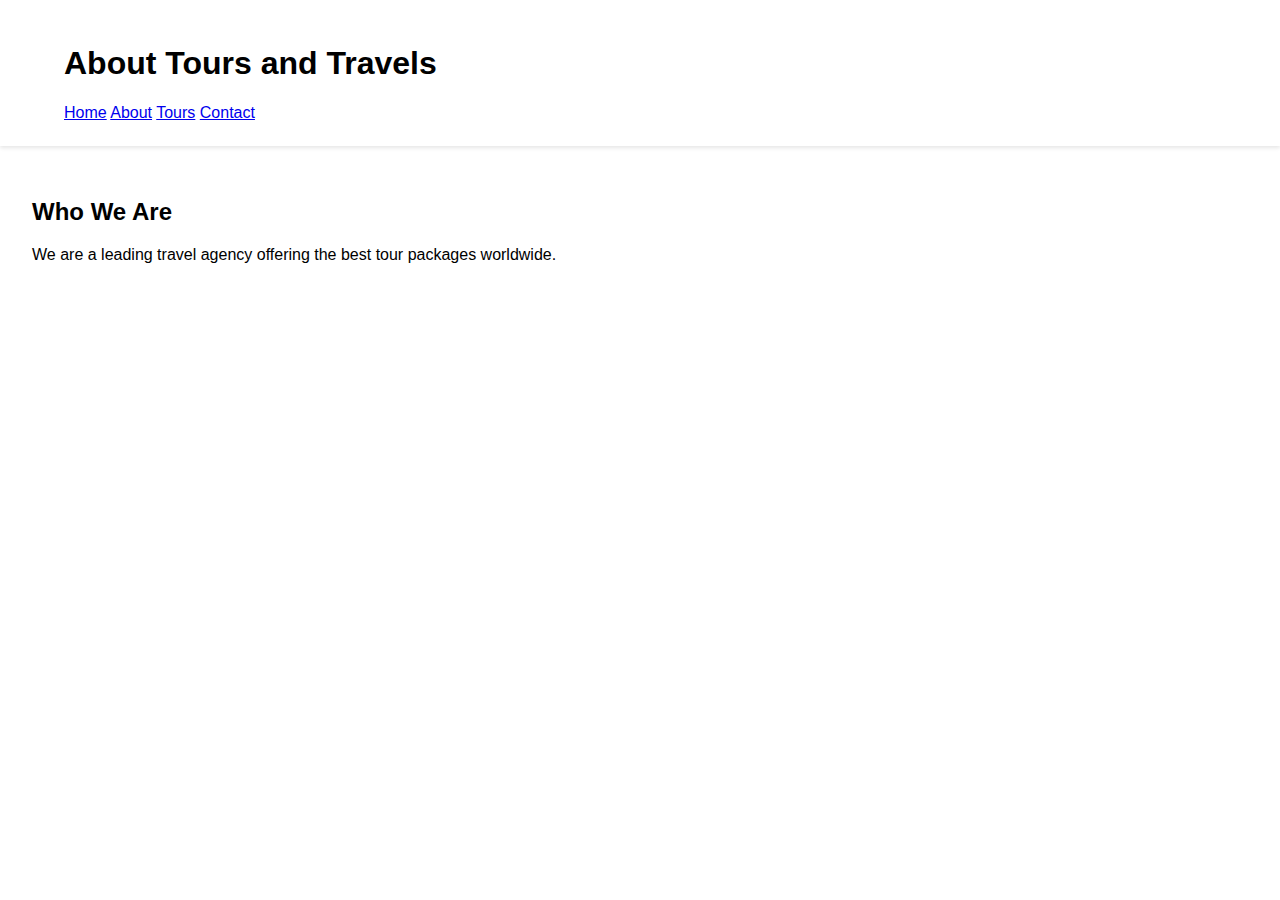
<file: about.html>
<!DOCTYPE html>
<html lang="en">
<head>
    <meta charset="UTF-8">
    <meta name="viewport" content="width=device-width, initial-scale=1.0">
    <title>About Us - Tours and Travels</title>
    <link rel="stylesheet" href="assets/css/style.css">
</head>
<body>
    <header>
        <h1>About Tours and Travels</h1>
        <nav>
            <a href="index.html">Home</a>
            <a href="about.html">About</a>
            <a href="tours.html">Tours</a>
            <a href="contact.html">Contact</a>
        </nav>
    </header>
    <main>
        <h2>Who We Are</h2>
        <p>We are a leading travel agency offering the best tour packages worldwide.</p>
    </main>
    <script src="assets/js/main.js"></script>
</body>
</html>
</file>
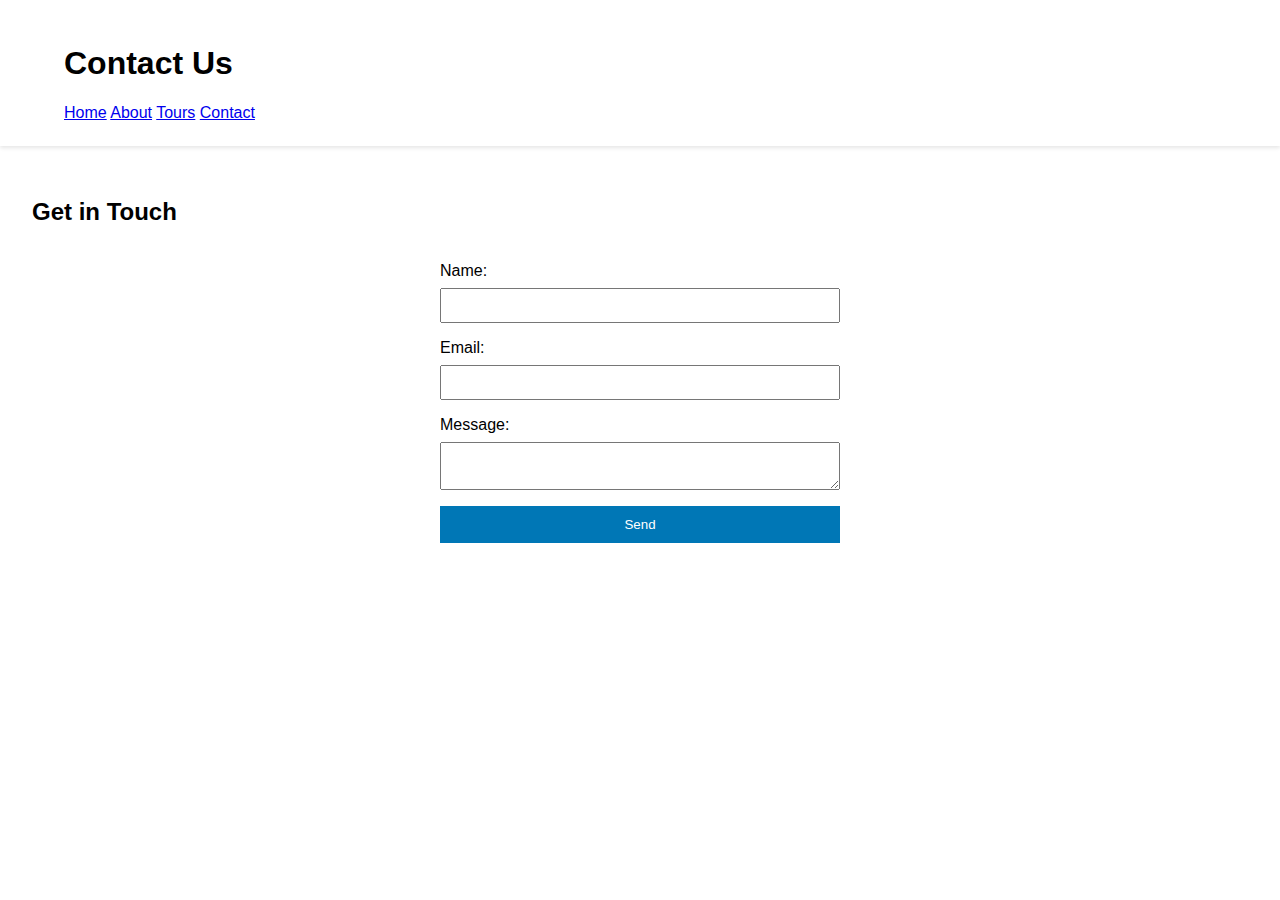
<file: contact.html>
<!DOCTYPE html>
<html lang="en">
<head>
    <meta charset="UTF-8">
    <meta name="viewport" content="width=device-width, initial-scale=1.0">
    <title>Contact Us - Tours and Travels</title>
    <link rel="stylesheet" href="assets/css/style.css">
</head>
<body>
    <header>
        <h1>Contact Us</h1>
        <nav>
            <a href="index.html">Home</a>
            <a href="about.html">About</a>
            <a href="tours.html">Tours</a>
            <a href="contact.html">Contact</a>
        </nav>
    </header>
    <main>
        <h2>Get in Touch</h2>
        <form>
            <label for="name">Name:</label>
            <input type="text" id="name" name="name" required>
            <label for="email">Email:</label>
            <input type="email" id="email" name="email" required>
            <label for="message">Message:</label>
            <textarea id="message" name="message" required></textarea>
            <button type="submit">Send</button>
        </form>
    </main>
    <script src="assets/js/main.js"></script>
</body>
</html>
</file>
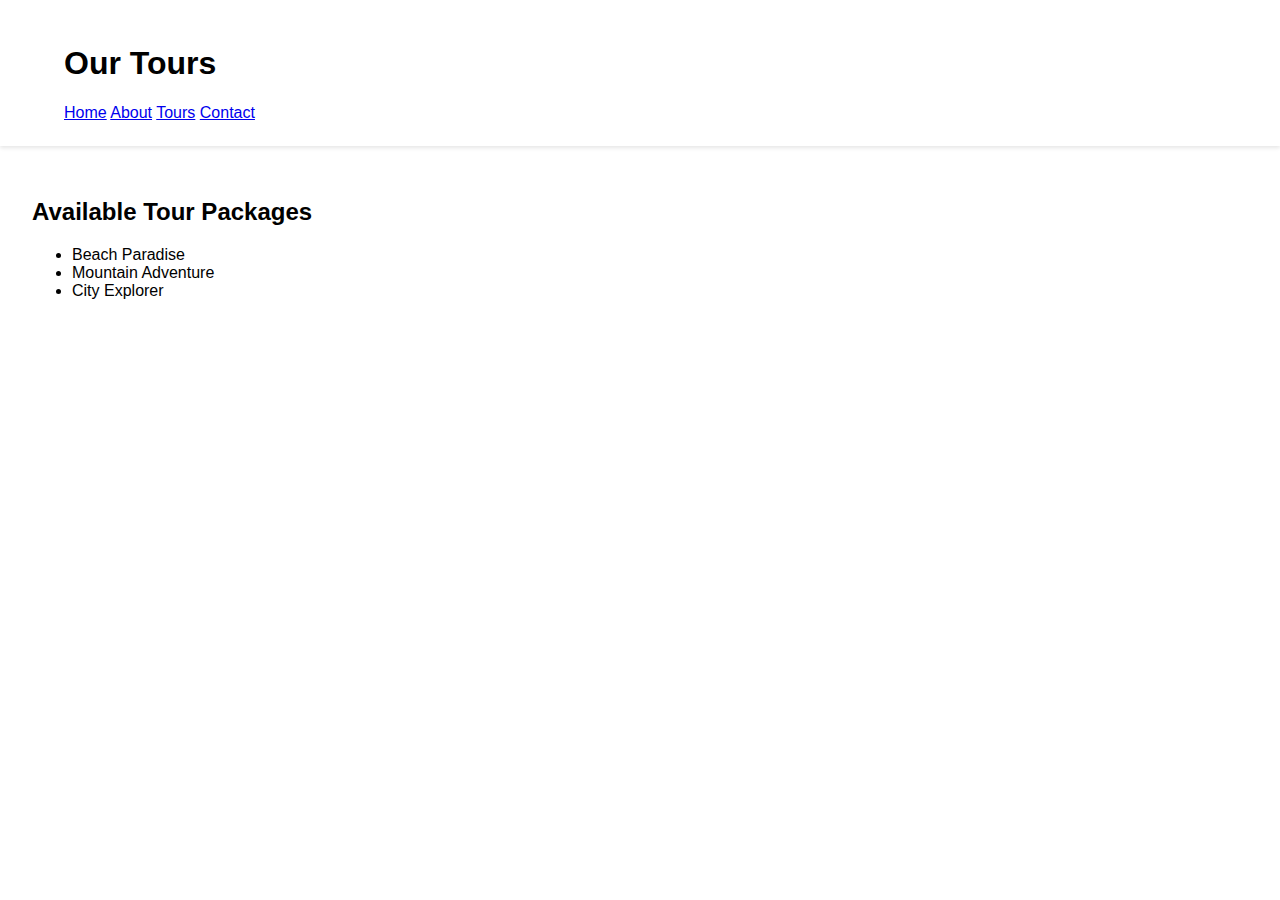
<file: tours.html>
<!DOCTYPE html>
<html lang="en">
<head>
    <meta charset="UTF-8">
    <meta name="viewport" content="width=device-width, initial-scale=1.0">
    <title>Tours - Tours and Travels</title>
    <link rel="stylesheet" href="assets/css/style.css">
</head>
<body>
    <header>
        <h1>Our Tours</h1>
        <nav>
            <a href="index.html">Home</a>
            <a href="about.html">About</a>
            <a href="tours.html">Tours</a>
            <a href="contact.html">Contact</a>
        </nav>
    </header>
    <main>
        <h2>Available Tour Packages</h2>
        <ul>
            <li>Beach Paradise</li>
            <li>Mountain Adventure</li>
            <li>City Explorer</li>
        </ul>
    </main>
    <script src="assets/js/main.js"></script>
</body>
</html>
</file>
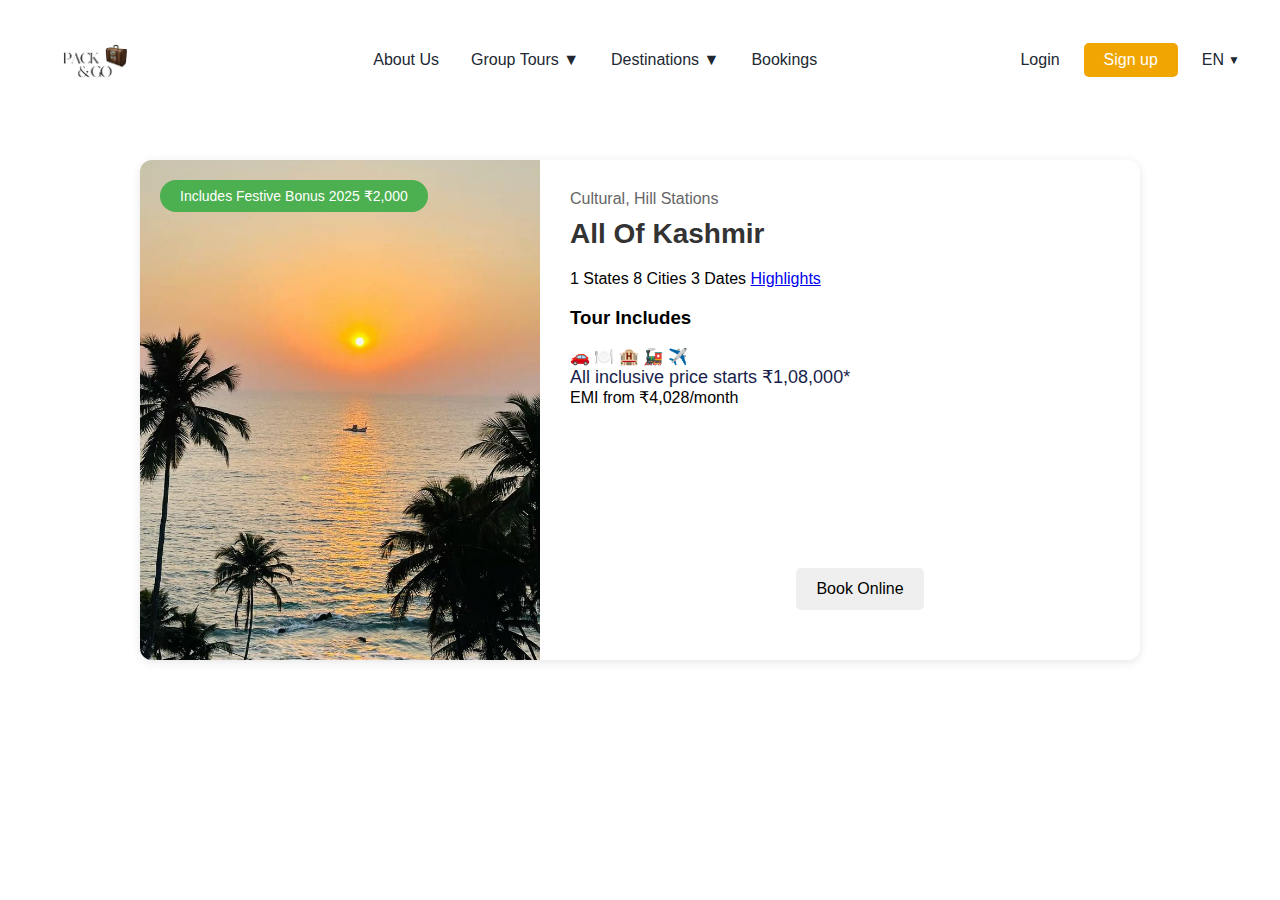
<file: Destinations/goa.html>
<!DOCTYPE html>
<html lang="en">

<head>
    <meta charset="UTF-8">
    <meta name="viewport" content="width=device-width, initial-scale=1.0">
    <title>Mumbai</title>
    <link rel="stylesheet" href="../assets/css/style.css">
</head>

<body>
    <nav class="navbar">
        <div class="logo">
            <img src="/logo.jpg" alt="Pack&Go Logo">
        </div>
        <div class="nav-links">
            <a href="#abus">About Us</a>
            <div class="dropdown">
                <a href="#grouptours" class="dropdown-trigger">Group Tours ▼</a>
                <div class="dropdown-menu">
                    <a href="#Family Tours">Family Tours</a>
                    <a href="#Friends Group tours">Friends Group Tours</a>
                            <a href="Office Tours">Office Tours</a>
                            <a href="Student Tours">Student Tours</a>
                       
                </div>
            </div>
            <!-- This is for the Group Tour secytion in that we have added various Cities name -->
            <div class="dropdown">
                <a href="#destinations" class="dropdown-trigger">Destinations ▼</a>
                <div class="dropdown-menu">
                    <a href="/Destinations/goa.html">Goa</a>
                        <a href="/Destinations/hyderabad.html">hyderabad</a>
                        <a href="/Destinations/.html">kedarnath</a>
                        <a href="/Destinations/leh.html">leh</a>
                        <a href="/Destinations/jaipur.html">Jaipur</a>
                        <a href="/Destinations/manali.html">Manali</a>
                </div>
            </div>
            <a href="#abus">Bookings</a>
        </div>
        <div class="nav-buttons">
            <a href="#login" class="login-btn">Login</a>
            <a href="#signup" class="signup-btn">Sign up</a>
            <div class="language-selector">
                <span>EN</span>
                <span class="dropdown-arrow">▼</span>
            </div>
        </div>
    </nav>

    <div class="tour-package-card">
        <div class="bonus-tag">Includes Festive Bonus 2025 ₹2,000</div>
        <div class="card-layout">
            <div class="card-image">
                <img src="../assets/images/goa.jpg" alt="Kashmir Tour" class="tour-image">
            </div>
            <div class="card-content">
                <div class="tour-details">
                    <div class="tour-type">Cultural, Hill Stations</div>
                    <h2 class="tour-title">All Of Kashmir</h2>

                    <div class="tour-meta">
                        <span>1 States</span>
                        <span>8 Cities</span>
                        <span>3 Dates</span>
                        <a href="#highlights" class="highlights-link">Highlights</a>
                    </div>

                    <div class="tour-includes">
                        <h3>Tour Includes</h3>
                        <div class="includes-icons">
                            <span class="icon">🚗</span>
                            <span class="icon">🍽️</span>
                            <span class="icon">🏨</span>
                            <span class="icon">🚂</span>
                            <span class="icon">✈️</span>
                        </div>
                    </div>

                    <div class="price-section">
                        <div class="price">
                            <span class="price-label">All inclusive price starts</span>
                            <span class="price-amount">₹1,08,000*</span>
                        </div>
                        <div class="emi">
                            <span class="emi-label">EMI from</span>
                            <span class="emi-amount">₹4,028/month</span>
                        </div>
                    </div>
                </div>

                <div class="card-bottom">
                    <div class="card-actions">
                        <button class="book-online">Book Online</button>
                    </div>
                </div>
            </div>
        </div>
    </div>

    <div id="bookingModal" class="modal">
    <div class="modal-content">
        <span class="close">&times;</span>
        <div class="modal-header">
            <h2>Be part of our growing family of</h2>
            <h3 class="highlight">1000000+ happy guests!</h3>
            <p>Discover the best travel deals, new tour launches, fresh travel inspiration, and a whole lot more—just for you</p>
        </div>
        <form id="bookingForm">
            <div class="form-group">
                <input type="text" id="firstName" placeholder="FirstName *" required>
            </div>
            <div class="form-group">
                <input type="tel" id="phone" placeholder="Phone Number *" required>
            </div>
            <div class="form-group">
                <input type="email" id="email" placeholder="Email" required>
            </div>
            <button type="submit" class="submit-btn">Submit</button>
        </form>
        <div class="modal-footer">
            <p>41+ Yrs Experiences | 400+ Travel Experts | 3000+ Destinations</p>
        </div>
    </div>
</div>

    <script src="../assets/js/main.js"></script>
</body>

</html>
</file>
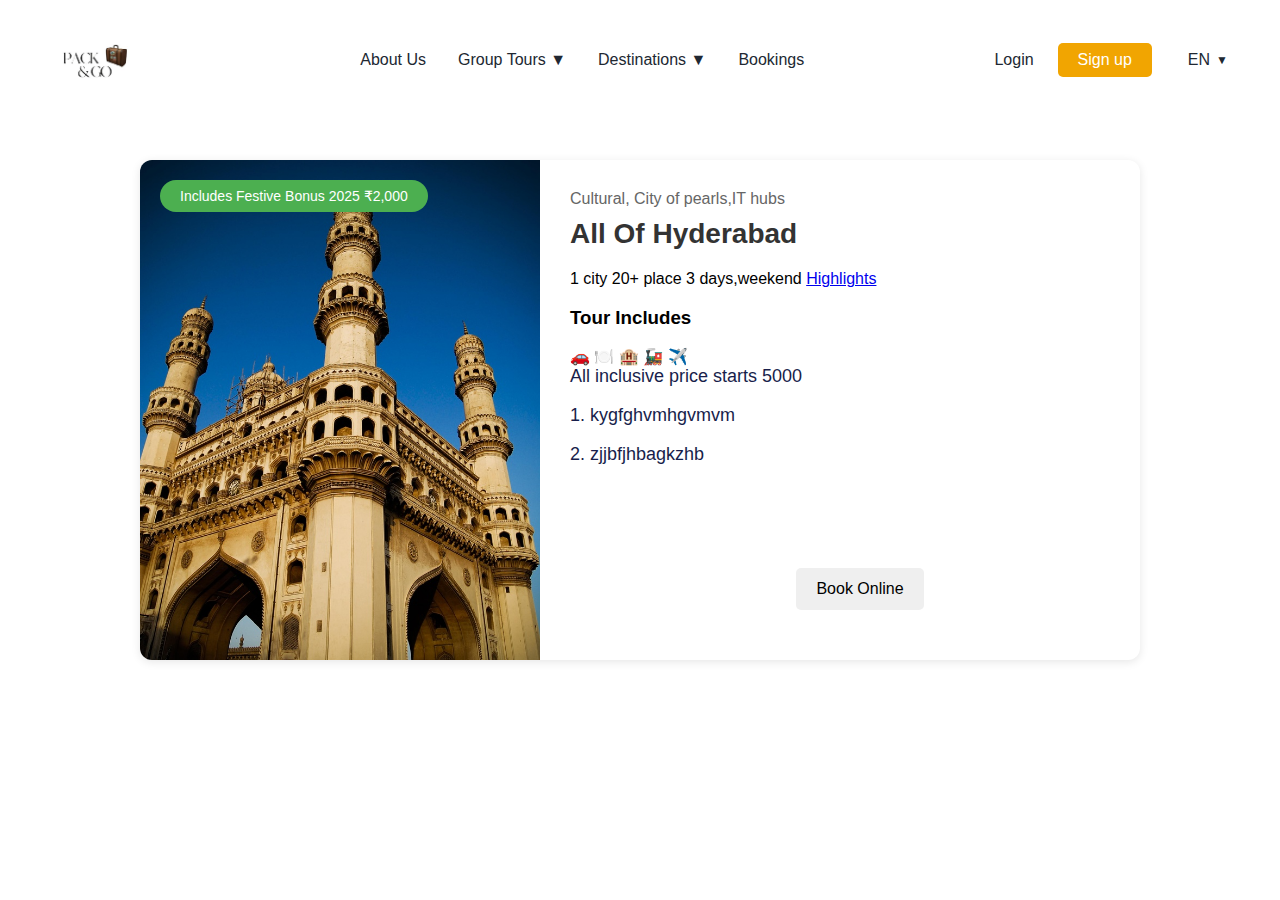
<file: Destinations/hyderabad.html>
<!DOCTYPE html>
<html lang="en">

<head>
    <meta charset="UTF-8">
    <meta name="viewport" content="width=device-width, initial-scale=1.0">
    <title>Mumbai</title>
    <link rel="stylesheet" href="../assets/css/style.css">
    <link rel="stylesheet" href="../assets/css/language-selector.css">
</head>

<body>
    <nav class="navbar">
        <div class="logo">
            <img src="/logo.jpg" alt="Pack&Go Logo">
        </div>
        <div class="nav-links">
            <a href="#abus">About Us</a>
            <div class="dropdown">
                <a href="#grouptours" class="dropdown-trigger">Group Tours ▼</a>
                <div class="dropdown-menu">
                    <a href="#Family Tours">Family Tours</a>
                    <a href="#Friends Group tours">Friends Group Tours</a>
                            <a href="Office Tours">Office Tours</a>
                            <a href="Student Tours">Student Tours</a>
                        
                </div>
            </div>
            <!-- This is for the Group Tour secytion in that we have added various Cities name -->
            <div class="dropdown">
                <a href="#destinations" class="dropdown-trigger">Destinations ▼</a>
                <div class="dropdown-menu">
                    <a href="/Destinations/goa.html">Goa</a>
                        <a href="/Destinations/delhi.html">hyderabad</a>
                        <a href="/Destinations/.html">kedarnath</a>
                        <a href="/Destinations/leh.html">leh</a>
                         <a href="/Destinations/jaipur.html">Jaipur</a>
                        <a href="/Destinations/manali.html">Manali</a>
                </div>
            </div>
            <a href="#abus">Bookings</a>
        </div>
        <div class="nav-buttons">
            <a href="#login" class="login-btn">Login</a>
            <a href="#signup" class="signup-btn">Sign up</a>
            <div class="language-selector">
                <div class="current-lang">
                    <span class="lang-text">EN</span>
                    <span class="dropdown-arrow">▼</span>
                </div>
                <div class="language-dropdown">
                    <a href="#" class="lang-option" data-lang="en">English</a>
                    <a href="#" class="lang-option" data-lang="hi">हिंदी</a>
                    <a href="#" class="lang-option" data-lang="mr">मराठी</a>
                    <a href="#" class="lang-option" data-lang="te">తెలుగు</a>
                    <a href="#" class="lang-option" data-lang="ta">தமிழ்</a>
                    <a href="#" class="lang-option" data-lang="kn">ಕನ್ನಡ</a>
                </div>
            </div>
        </div>
    </nav>

    <div class="tour-package-card">
        <div class="bonus-tag">Includes Festive Bonus 2025 ₹2,000</div>
        <div class="card-layout">
            <div class="card-image">
                <img src="../assets/images/hyderabad.jpg" alt="Hyderabad tour" class="tour-image">
            </div>
            <div class="card-content">
                <div class="tour-details">
                    <div class="tour-type">Cultural, City of pearls,IT hubs</div>
                    <h2 class="tour-title">All Of Hyderabad</h2>

                    <div class="tour-meta">
                        <span>1 city</span>
                        <span>20+ place</span>
                        <span>3 days,weekend</span>
                        <a href="#highlights" class="highlights-link">Highlights</a>
                    </div>

                    <div class="tour-includes">
                        <h3>Tour Includes</h3>
                        <div class="includes-icons">
                            <span class="icon">🚗</span>
                            <span class="icon">🍽️</span>
                            <span class="icon">🏨</span>
                            <span class="icon">🚂</span>
                            <span class="icon">✈️</span>
                        </div>
                    </div>

                    <div class="price-section">
                        <div class="price">
                            <span class="price-label">All inclusive price starts</span>
                            <span class="price-amount">5000</span>
                            <div>
                                <p>
                                    1. kygfghvmhgvmvm
                                </p>
                                <p>
                                    2. zjjbfjhbagkzhb
                                </p>
                            </div>
                            
                        </div>
                        
                    </div>
                </div>

                <div class="card-bottom">
                    <div class="card-actions">
                        <button class="book-online">Book Online</button>
                    </div>
                </div>
            </div>
        </div>
    </div>

    <div id="bookingModal" class="modal">
    <div class="modal-content">
        <span class="close">&times;</span>
        <div class="modal-header">
            <h2>Be part of our growing family of</h2>
            <h3 class="highlight">1000000+ happy guests!</h3>
            <p>Discover the best travel deals, new tour launches, fresh travel inspiration, and a whole lot more—just for you</p>
        </div>
        <form id="bookingForm">
            <div class="form-group">
                <input type="text" id="firstName" placeholder="FirstName *" required>
            </div>
            <div class="form-group">
                <input type="tel" id="phone" placeholder="Phone Number *" required>
            </div>
            <div class="form-group">
                <input type="email" id="email" placeholder="Email" required>
            </div>
            <button type="submit" class="submit-btn">Submit</button>
        </form>
        <div class="modal-footer">
            <p>41+ Yrs Experiences | 400+ Travel Experts | 3000+ Destinations</p>
        </div>
    </div>
</div>

    <script src="../assets/js/main.js"></script>
</body>

</html>
</file>
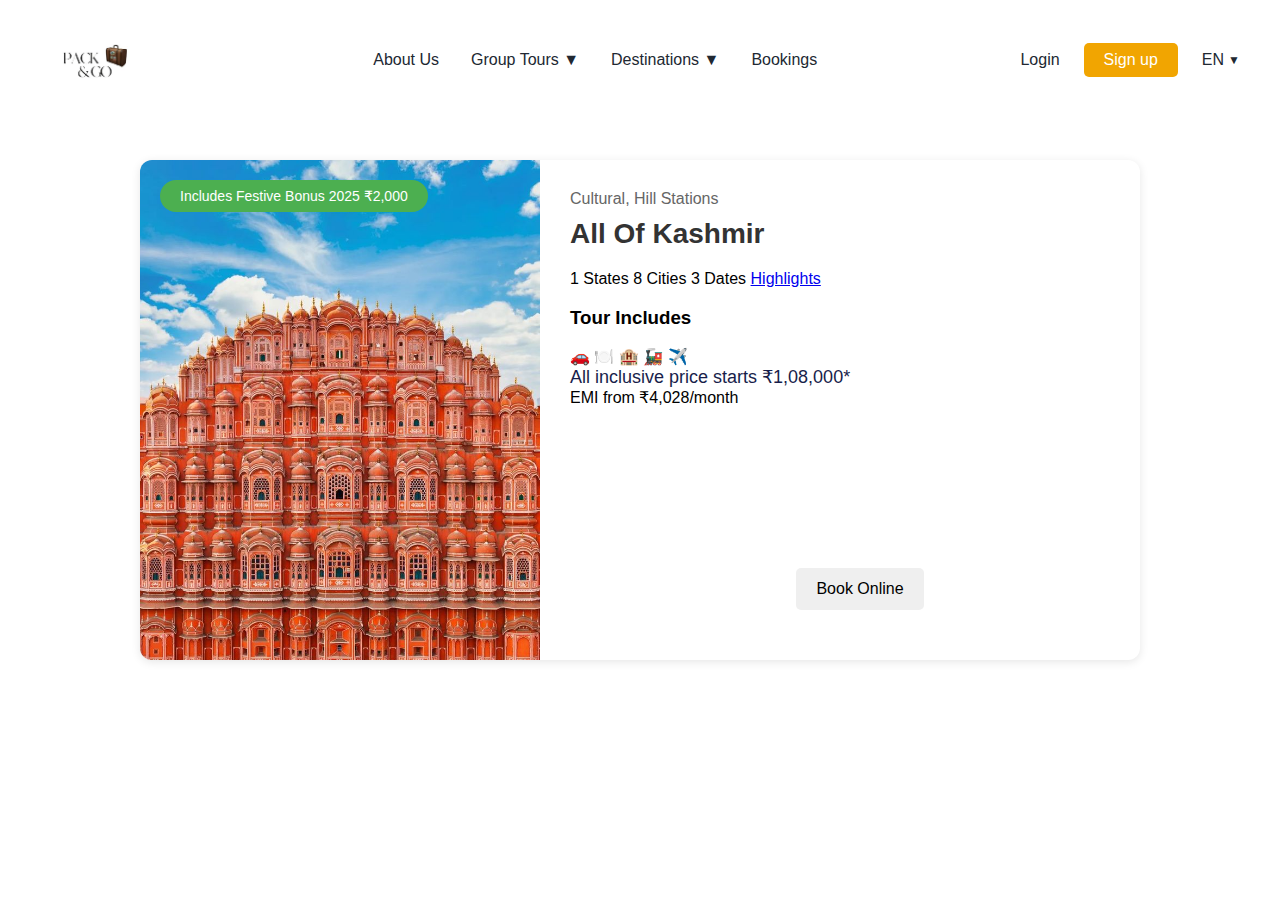
<file: Destinations/jaipur.html>
<!DOCTYPE html>
<html lang="en">

<head>
    <meta charset="UTF-8">
    <meta name="viewport" content="width=device-width, initial-scale=1.0">
    <title>Jaipur</title>
    <link rel="stylesheet" href="../assets/css/style.css">
</head>

<body>
    <nav class="navbar">
        <div class="logo">
            <img src="/logo.jpg" alt="Pack&Go Logo">
        </div>
        <div class="nav-links">
            <a href="#abus">About Us</a>
            <div class="dropdown">
                <a href="#grouptours" class="dropdown-trigger">Group Tours ▼</a>
                <div class="dropdown-menu">
                    <a href="#Family Tours">Family Tours</a>
                    <a href="#Friends Group tours">Friends Group Tours</a>
                            <a href="Office Tours">Office Tours</a>
                            <a href="Student Tours">Student Tours</a>
                       
                </div>
            </div>
            <!-- This is for the Group Tour secytion in that we have added various Cities name -->
            <div class="dropdown">
                <a href="#destinations" class="dropdown-trigger">Destinations ▼</a>
                <div class="dropdown-menu">
                    <a href="/Destinations/goa.html">Goa</a>
                        <a href="/Destinations/delhi.html">hyderabad</a>
                        <a href="/Destinations/.html">kedarnath</a>
                        <a href="/Destinations/leh.html">leh</a>
                        <a href="../Destinations/jaipur.html">Jaipur</a>
                        <a href="/Destinations/manali.html">Manali</a>
                        

                </div>
            </div>
            <a href="#abus">Bookings</a>
        </div>
        <div class="nav-buttons">
            <a href="#login" class="login-btn">Login</a>
            <a href="#signup" class="signup-btn">Sign up</a>
            <div class="language-selector">
                <span>EN</span>
                <span class="dropdown-arrow">▼</span>
            </div>
        </div>
    </nav>

    <div class="tour-package-card">
        <div class="bonus-tag">Includes Festive Bonus 2025 ₹2,000</div>
        <div class="card-layout">
            <div class="card-image">
                <img src="../assets/images/Jaipur.jpg" alt="Kashmir Tour" class="tour-image">
            </div>
            <div class="card-content">
                <div class="tour-details">
                    <div class="tour-type">Cultural, Hill Stations</div>
                    <h2 class="tour-title">All Of Kashmir</h2>

                    <div class="tour-meta">
                        <span>1 States</span>
                        <span>8 Cities</span>
                        <span>3 Dates</span>
                        <a href="#highlights" class="highlights-link">Highlights</a>
                    </div>

                    <div class="tour-includes">
                        <h3>Tour Includes</h3>
                        <div class="includes-icons">
                            <span class="icon">🚗</span>
                            <span class="icon">🍽️</span>
                            <span class="icon">🏨</span>
                            <span class="icon">🚂</span>
                            <span class="icon">✈️</span>
                        </div>
                    </div>

                    <div class="price-section">
                        <div class="price">
                            <span class="price-label">All inclusive price starts</span>
                            <span class="price-amount">₹1,08,000*</span>
                        </div>
                        <div class="emi">
                            <span class="emi-label">EMI from</span>
                            <span class="emi-amount">₹4,028/month</span>
                        </div>
                    </div>
                </div>

                <div class="card-bottom">
                    <div class="card-actions">
                        <button class="book-online">Book Online</button>
                    </div>
                </div>
            </div>
        </div>
    </div>

    <div id="bookingModal" class="modal">
    <div class="modal-content">
        <span class="close">&times;</span>
        <div class="modal-header">
            <h2>Be part of our growing family of</h2>
            <h3 class="highlight">1000000+ happy guests!</h3>
            <p>Discover the best travel deals, new tour launches, fresh travel inspiration, and a whole lot more—just for you</p>
        </div>
        <form id="bookingForm">
            <div class="form-group">
                <input type="text" id="firstName" placeholder="FirstName *" required>
            </div>
            <div class="form-group">
                <input type="tel" id="phone" placeholder="Phone Number *" required>
            </div>
            <div class="form-group">
                <input type="email" id="email" placeholder="Email" required>
            </div>
            <button type="submit" class="submit-btn">Submit</button>
        </form>
        <div class="modal-footer">
            <p>41+ Yrs Experiences | 400+ Travel Experts | 3000+ Destinations</p>
        </div>
    </div>
</div>

    <script src="../assets/js/main.js"></script>
</body>

</html>
</file>
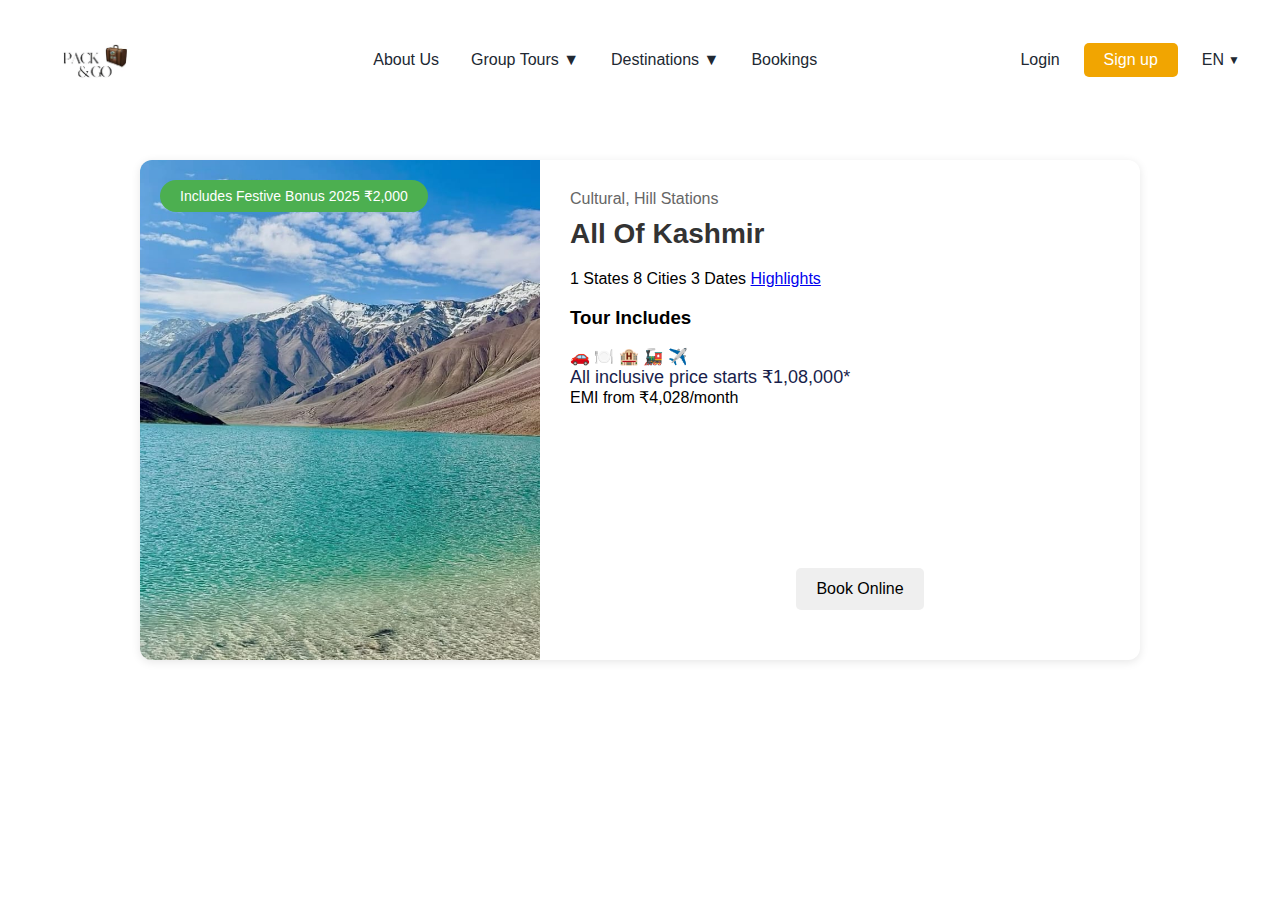
<file: Destinations/leh.html>
<!DOCTYPE html>
<html lang="en">
<head>
    <meta charset="UTF-8">
    <meta name="viewport" content="width=device-width, initial-scale=1.0">
    <title>Leh</title>
    <link rel="stylesheet" href="../assets/css/style.css">
</head>

<body>
    <nav class="navbar">
        <div class="logo">
            <img src="/logo.jpg" alt="Pack&Go Logo">
        </div>
        <div class="nav-links">
            <a href="#abus">About Us</a>
            <div class="dropdown">
                <a href="#grouptours" class="dropdown-trigger">Group Tours ▼</a>
                <div class="dropdown-menu">
                    <a href="#Family Tours">Family Tours</a>
                    <a href="#Friends Group tours">Friends Group Tours</a>
                            <a href="Office Tours">Office Tours</a>
                            <a href="Student Tours">Student Tours</a>
                       
                </div>
            </div>
            <!-- This is for the Group Tour secytion in that we have added various Cities name -->
            <div class="dropdown">
                <a href="#destinations" class="dropdown-trigger">Destinations ▼</a>
                <div class="dropdown-menu">
                    <a href="/Destinations/goa.html">Goa</a>
                        <a href="/Destinations/hyderabad.html">hyderabad</a>
                        <a href="/Destinations/.html">kedarnath</a>
                        <a href="/Destinations/leh.html">leh</a>
                        <a href="/Destinations/jaipur.html">Jaipur</a>
                        <a href="/Destinations/manali.html">Manali</a>
                </div>
            </div>
            <a href="#abus">Bookings</a>
        </div>
        <div class="nav-buttons">
            <a href="#login" class="login-btn">Login</a>
            <a href="#signup" class="signup-btn">Sign up</a>
            <div class="language-selector">
                <span>EN</span>
                <span class="dropdown-arrow">▼</span>
            </div>
        </div>
    </nav>

    <div class="tour-package-card">
        <div class="bonus-tag">Includes Festive Bonus 2025 ₹2,000</div>
        <div class="card-layout">
            <div class="card-image">
                <img src="../assets/images/Leh.jpg" alt="Kashmir Tour" class="tour-image">
            </div>
            <div class="card-content">
                <div class="tour-details">
                    <div class="tour-type">Cultural, Hill Stations</div>
                    <h2 class="tour-title">All Of Kashmir</h2>

                    <div class="tour-meta">
                        <span>1 States</span>
                        <span>8 Cities</span>
                        <span>3 Dates</span>
                        <a href="#highlights" class="highlights-link">Highlights</a>
                    </div>

                    <div class="tour-includes">
                        <h3>Tour Includes</h3>
                        <div class="includes-icons">
                            <span class="icon">🚗</span>
                            <span class="icon">🍽️</span>
                            <span class="icon">🏨</span>
                            <span class="icon">🚂</span>
                            <span class="icon">✈️</span>
                        </div>
                    </div>

                    <div class="price-section">
                        <div class="price">
                            <span class="price-label">All inclusive price starts</span>
                            <span class="price-amount">₹1,08,000*</span>
                        </div>
                        <div class="emi">
                            <span class="emi-label">EMI from</span>
                            <span class="emi-amount">₹4,028/month</span>
                        </div>
                    </div>
                </div>

                <div class="card-bottom">
                    <div class="card-actions">
                        <button class="book-online">Book Online</button>
                    </div>
                </div>
            </div>
        </div>
    </div>

    <div id="bookingModal" class="modal">
    <div class="modal-content">
        <span class="close">&times;</span>
        <div class="modal-header">
            <h2>Be part of our growing family of</h2>
            <h3 class="highlight">1000000+ happy guests!</h3>
            <p>Discover the best travel deals, new tour launches, fresh travel inspiration, and a whole lot more—just for you</p>
        </div>
        <form id="bookingForm">
            <div class="form-group">
                <input type="text" id="firstName" placeholder="FirstName *" required>
            </div>
            <div class="form-group">
                <input type="tel" id="phone" placeholder="Phone Number *" required>
            </div>
            <div class="form-group">
                <input type="email" id="email" placeholder="Email" required>
            </div>
            <button type="submit" class="submit-btn">Submit</button>
        </form>
        <div class="modal-footer">
            <p>41+ Yrs Experiences | 400+ Travel Experts | 3000+ Destinations</p>
        </div>
    </div>
</div>

    <script src="../assets/js/main.js"></script>
</body>

</html>
</file>
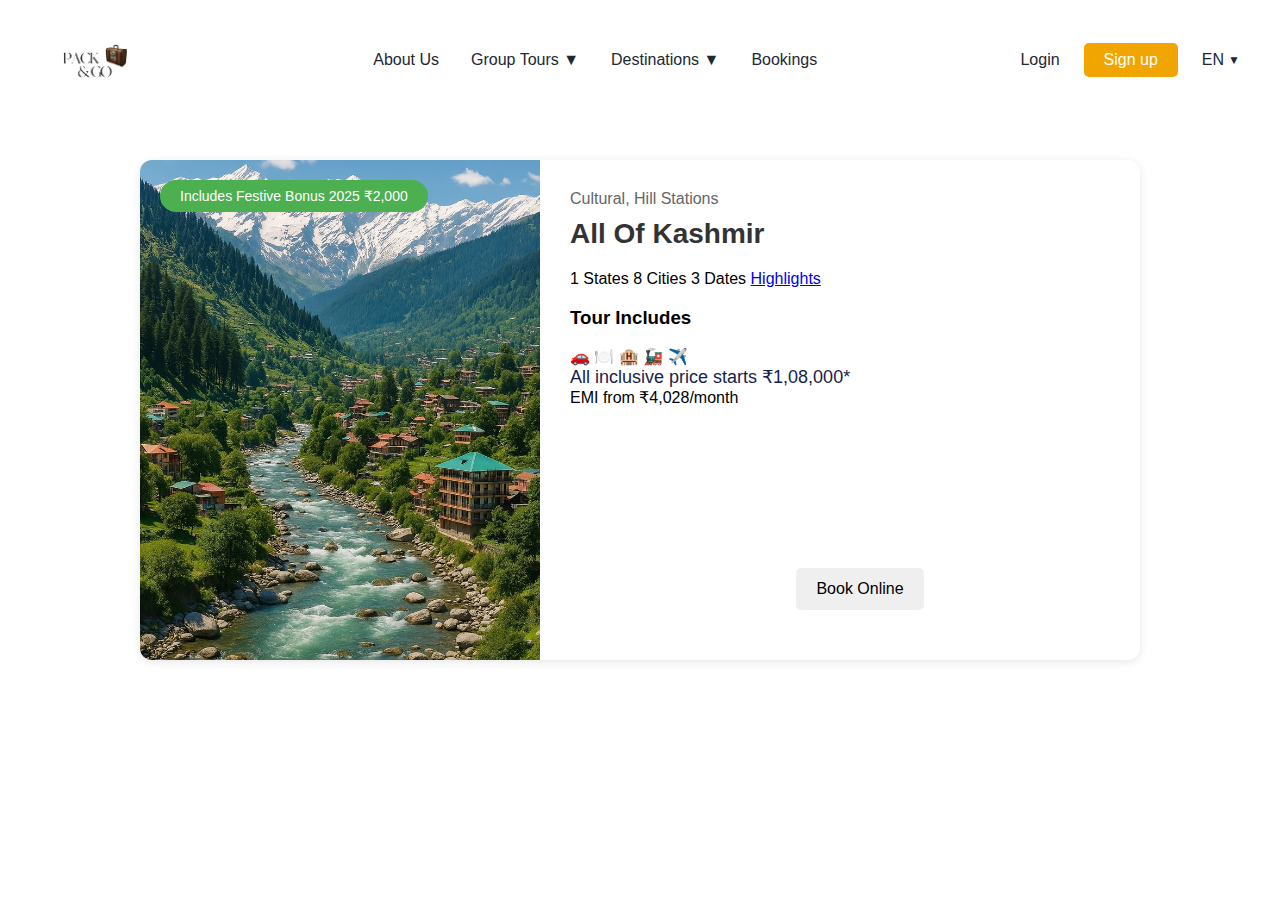
<file: Destinations/manali.html>
<!DOCTYPE html>
<html lang="en">

<head>
    <meta charset="UTF-8">
    <meta name="viewport" content="width=device-width, initial-scale=1.0">
    <title>Mumbai</title>
    <link rel="stylesheet" href="../assets/css/style.css">
</head>

<body>
    <nav class="navbar">
        <div class="logo">
            <img src="/logo.jpg" alt="Pack&Go Logo">
        </div>
        <div class="nav-links">
            <a href="#abus">About Us</a>
            <div class="dropdown">
                <a href="#grouptours" class="dropdown-trigger">Group Tours ▼</a>
                <div class="dropdown-menu">
                    <a href="#Family Tours">Family Tours</a>
                    <a href="#Friends Group tours">Friends Group Tours</a>
                            <a href="Office Tours">Office Tours</a>
                            <a href="Student Tours">Student Tours</a>
                       
                </div>
            </div>
            <!-- This is for the Group Tour secytion in that we have added various Cities name -->
            <div class="dropdown">
                <a href="#destinations" class="dropdown-trigger">Destinations ▼</a>
                <div class="dropdown-menu">
                    <a href="/Destinations/goa.html">Goa</a>
                        <a href="/Destinations/delhi.html">hyderabad</a>
                        <a href="/Destinations/.html">kedarnath</a>
                        <a href="/Destinations/leh.html">leh</a>
                        <a href="/Destinations/jaipur.html">Jaipur</a>
                        <a href="/Destinations/manali.html">Manali</a>
                </div>
            </div>
            <a href="#abus">Bookings</a>
        </div>
        <div class="nav-buttons">
            <a href="#login" class="login-btn">Login</a>
            <a href="#signup" class="signup-btn">Sign up</a>
            <div class="language-selector">
                <span>EN</span>
                <span class="dropdown-arrow">▼</span>
            </div>
        </div>
    </nav>

    <div class="tour-package-card">
        <div class="bonus-tag">Includes Festive Bonus 2025 ₹2,000</div>
        <div class="card-layout">
            <div class="card-image">
                <img src="../assets/images/Manali.jpg" alt="Kashmir Tour" class="tour-image">
            </div>
            <div class="card-content">
                <div class="tour-details">
                    <div class="tour-type">Cultural, Hill Stations</div>
                    <h2 class="tour-title">All Of Kashmir</h2>

                    <div class="tour-meta">
                        <span>1 States</span>
                        <span>8 Cities</span>
                        <span>3 Dates</span>
                        <a href="#highlights" class="highlights-link">Highlights</a>
                    </div>

                    <div class="tour-includes">
                        <h3>Tour Includes</h3>
                        <div class="includes-icons">
                            <span class="icon">🚗</span>
                            <span class="icon">🍽️</span>
                            <span class="icon">🏨</span>
                            <span class="icon">🚂</span>
                            <span class="icon">✈️</span>
                        </div>
                    </div>

                    <div class="price-section">
                        <div class="price">
                            <span class="price-label">All inclusive price starts</span>
                            <span class="price-amount">₹1,08,000*</span>
                        </div>
                        <div class="emi">
                            <span class="emi-label">EMI from</span>
                            <span class="emi-amount">₹4,028/month</span>
                        </div>
                    </div>
                </div>

                <div class="card-bottom">
                    <div class="card-actions">
                        <button class="book-online">Book Online</button>
                    </div>
                </div>
            </div>
        </div>
    </div>

    <div id="bookingModal" class="modal">
    <div class="modal-content">
        <span class="close">&times;</span>
        <div class="modal-header">
            <h2>Be part of our growing family of</h2>
            <h3 class="highlight">1000000+ happy guests!</h3>
            <p>Discover the best travel deals, new tour launches, fresh travel inspiration, and a whole lot more—just for you</p>
        </div>
        <form id="bookingForm">
            <div class="form-group">
                <input type="text" id="firstName" placeholder="FirstName *" required>
            </div>
            <div class="form-group">
                <input type="tel" id="phone" placeholder="Phone Number *" required>
            </div>
            <div class="form-group">
                <input type="email" id="email" placeholder="Email" required>
            </div>
            <button type="submit" class="submit-btn">Submit</button>
        </form>
        <div class="modal-footer">
            <p>41+ Yrs Experiences | 400+ Travel Experts | 3000+ Destinations</p>
        </div>
    </div>
</div>

    <script src="../assets/js/main.js"></script>
</body>

</html>
</file>
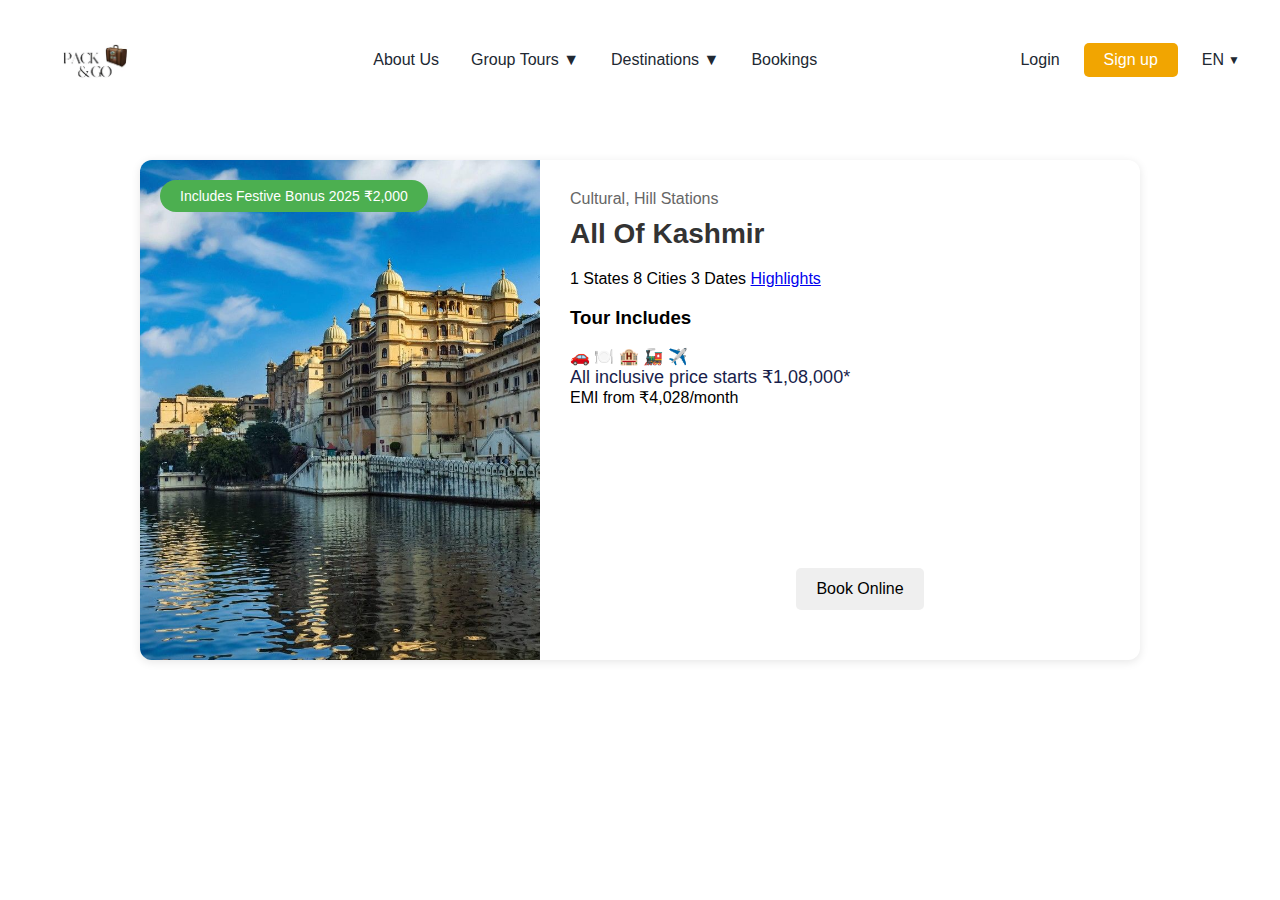
<file: Destinations/udaipur.html>
<!DOCTYPE html>
<html lang="en">

<head>
    <meta charset="UTF-8">
    <meta name="viewport" content="width=device-width, initial-scale=1.0">
    <title>Mumbai</title>
    <link rel="stylesheet" href="../assets/css/style.css">
</head>

<body>
    <nav class="navbar">
        <div class="logo">
            <img src="/logo.jpg" alt="Pack&Go Logo">
        </div>
        <div class="nav-links">
            <a href="#abus">About Us</a>
            <div class="dropdown">
                <a href="#grouptours" class="dropdown-trigger">Group Tours ▼</a>
                <div class="dropdown-menu">
                    <a href="#Family Tours">Family Tours</a>
                    <a href="#Friends Group tours">Friends Group Tours</a>
                            <a href="Office Tours">Office Tours</a>
                            <a href="Student Tours">Student Tours</a>
                       
                </div>
            </div>
            <!-- This is for the Group Tour secytion in that we have added various Cities name -->
            <div class="dropdown">
                <a href="#destinations" class="dropdown-trigger">Destinations ▼</a>
                <div class="dropdown-menu">
                    <a href="/Destinations/goa.html">Goa</a>
                        <a href="/Destinations/hyderabad.html">hyderabad</a>
                        <a href="/Destinations/.html">kedarnath</a>
                        <a href="/Destinations/leh.html">leh</a>
                        <a href="/Destinations/jaipur.html">Jaipur</a>
                        <a href="/Destinations/manali.html">Manali</a>
                </div>
            </div>
            <a href="#abus">Bookings</a>
        </div>
        <div class="nav-buttons">
            <a href="#login" class="login-btn">Login</a>
            <a href="#signup" class="signup-btn">Sign up</a>
            <div class="language-selector">
                <span>EN</span>
                <span class="dropdown-arrow">▼</span>
            </div>
        </div>
    </nav>

    <div class="tour-package-card">
        <div class="bonus-tag">Includes Festive Bonus 2025 ₹2,000</div>
        <div class="card-layout">
            <div class="card-image">
                <img src="../assets/images/Udaipur.jpg" alt="Kashmir Tour" class="tour-image">
            </div>
            <div class="card-content">
                <div class="tour-details">
                    <div class="tour-type">Cultural, Hill Stations</div>
                    <h2 class="tour-title">All Of Kashmir</h2>

                    <div class="tour-meta">
                        <span>1 States</span>
                        <span>8 Cities</span>
                        <span>3 Dates</span>
                        <a href="#highlights" class="highlights-link">Highlights</a>
                    </div>

                    <div class="tour-includes">
                        <h3>Tour Includes</h3>
                        <div class="includes-icons">
                            <span class="icon">🚗</span>
                            <span class="icon">🍽️</span>
                            <span class="icon">🏨</span>
                            <span class="icon">🚂</span>
                            <span class="icon">✈️</span>
                        </div>
                    </div>

                    <div class="price-section">
                        <div class="price">
                            <span class="price-label">All inclusive price starts</span>
                            <span class="price-amount">₹1,08,000*</span>
                        </div>
                        <div class="emi">
                            <span class="emi-label">EMI from</span>
                            <span class="emi-amount">₹4,028/month</span>
                        </div>
                    </div>
                </div>

                <div class="card-bottom">
                    <div class="card-actions">
                        <button class="book-online">Book Online</button>
                    </div>
                </div>
            </div>
        </div>
    </div>

    <div id="bookingModal" class="modal">
    <div class="modal-content">
        <span class="close">&times;</span>
        <div class="modal-header">
            <h2>Be part of our growing family of</h2>
            <h3 class="highlight">1000000+ happy guests!</h3>
            <p>Discover the best travel deals, new tour launches, fresh travel inspiration, and a whole lot more—just for you</p>
        </div>
        <form id="bookingForm">
            <div class="form-group">
                <input type="text" id="firstName" placeholder="FirstName *" required>
            </div>
            <div class="form-group">
                <input type="tel" id="phone" placeholder="Phone Number *" required>
            </div>
            <div class="form-group">
                <input type="email" id="email" placeholder="Email" required>
            </div>
            <button type="submit" class="submit-btn">Submit</button>
        </form>
        <div class="modal-footer">
            <p>41+ Yrs Experiences | 400+ Travel Experts | 3000+ Destinations</p>
        </div>
    </div>
</div>

    <script src="../assets/js/main.js"></script>
</body>

</html>
</file>
<file: assets/css/style.css>
/* Main Stylesheet for Jadoo Travel Agency */
body {
    font-family: 'Open Sans', sans-serif;
    margin: 0;
    padding: 0;
    background: #ffffff;
}

header {
    background: #ffffff;
    padding: 1.5rem 5%;
    box-shadow: 0 2px 4px rgba(0, 0, 0, 0.1);
}

.navbar {
    display: flex;
    justify-content: space-between;
    align-items: center;
    max-width: 1200px;
    margin: 0 auto;
}

.logo {
    display: flex;
    align-items: center;
}

.logo img {
    height: 120px; /* Adjust this value based on your logo size */
    width: 130px;
    object-fit: contain;
}
.nav-links {
    display: flex;
    gap: 2rem;
}

.nav-links a {
    color: #212832;
    text-decoration: none;
    font-size: 16px;
    font-weight: 500;
    transition: color 0.3s ease;
}

.nav-links a:hover {
    color: #FF7D68;
}

/* Dropdown styles */
.dropdown {
    position: relative;
    display: inline-block;
}

.dropdown-trigger {
    cursor: pointer;
}

.dropdown-menu {
    display: none;
    position: absolute;
    top: 100%;
    left: 0;
    background-color: #ffffff;
    min-width: 160px;
    box-shadow: 0 8px 16px rgba(0, 0, 0, 0.1);
    border-radius: 5px;
    padding: 8px 0;
    z-index: 1000;
}

.dropdown-menu a {
    color: #212832;
    padding: 12px 16px;
    text-decoration: none;
    display: block;
    font-size: 14px;
}

.dropdown-menu a:hover {
    background-color: #f8f9fa;
}

.dropdown:hover .dropdown-menu {
    display: block;
}

.nav-buttons {
    display: flex;
    align-items: center;
    gap: 1.5rem;
}

.login-btn {
    color: #212832;
    text-decoration: none;
    font-weight: 500;
}

.signup-btn {
    background: #F1A501;
    color: #ffffff;
    padding: 8px 20px;
    border-radius: 5px;
    text-decoration: none;
    font-weight: 500;
    transition: background-color 0.3s ease;
}

.signup-btn:hover {
    background: #e09600;
}

.language-selector {
    display: flex;
    align-items: center;
    gap: 4px;
    cursor: pointer;
    color: #212832;
    font-weight: 500;
}

.dropdown-arrow {
    font-size: 12px;
    color: #212832;
}

main {
    padding: 2rem;
}

form {
    display: flex;
    flex-direction: column;
    max-width: 400px;
    margin: 0 auto;
}

form label {
    margin-top: 1rem;
}

form input,
form textarea {
    padding: 0.5rem;
    margin-top: 0.5rem;
}

form button {
    margin-top: 1rem;
    padding: 0.7rem;
    background: #0077b6;
    color: #fff;
    border: none;
    cursor: pointer;
}

form button:hover {
    background: #023e8a;
}


.destinations {
    padding: 80px 20px;
    max-width: 1200px;
    margin: 0 auto;
}

.section-header {
    text-align: center;
    margin-bottom: 40px;
}

.subtitle {
    color: #DF6951;
    font-size: 18px;
    font-weight: 600;
    display: block;
    margin-bottom: 8px;
}

.title {
    color: #181E4B;
    font-size: 50px;
    margin: 0;
}

.tour-cards-container {
    display: flex;
    justify-content: center;
    gap: 30px;
    margin: 0 auto;
}

.tour-card {
    width: 300px;
    background: white;
    border-radius: 24px;
    overflow: hidden;
    box-shadow: 0 4px 15px rgba(0, 0, 0, 0.1);
    flex-shrink: 0;
}

.card-image {
    width: 100%;
    height: 320px;
    background-color: #f5f5f5;
}

.card-content {
    padding: 20px;
}

.destination {
    display: flex;
    justify-content: space-between;
    align-items: center;
    margin-bottom: 15px;
}

.destination h3 {
    font-size: 18px;
    color: #181E4B;
    margin: 0;
}

.price {
    font-size: 18px;
    color: #181E4B;
    font-weight: 500;
    margin: 0;
}

.trip-info {
    display: flex;
    align-items: center;
    gap: 8px;
    color: #84829A;
}

.plane-icon {
    font-size: 16px;
}

.trip-info p {
    margin: 0;
    font-size: 16px;
}

.hero {
    padding: 80px 20px;
    background: #FFFFFF;
    position: relative;
    overflow: hidden;
}

.hero-container {
    max-width: 1200px;
    margin: 0 auto;
    display: flex;
    justify-content: space-between;
    align-items: center;
    gap: 50px;
}

.hero-content {
    flex: 1;
    max-width: 600px;
}

.hero-content .subtitle {
    color: #DF6951;
    font-size: 20px;
    font-weight: 700;
    margin-bottom: 24px;
    display: block;
}

.hero-content h1 {
    color: #181E4B;
    font-size: 84px;
    line-height: 1.1;
    margin-bottom: 30px;
    font-weight: 700;
}

.hero-content p {
    color: #5E6282;
    font-size: 16px;
    line-height: 1.6;
    margin-bottom: 34px;
}

.hero-buttons {
    display: flex;
    gap: 44px;
    align-items: center;
}

.find-out-more {
    background: #F1A501;
    color: white;
    padding: 18px 27px;
    border: none;
    border-radius: 10px;
    font-size: 18px;
    font-weight: 500;
    cursor: pointer;
    transition: background-color 0.3s ease;
}

.find-out-more:hover {
    background: #e09600;
}

.play-demo {
    display: flex;
    align-items: center;
    gap: 21px;
    background: none;
    border: none;
    color: #686D77;
    font-size: 17px;
    cursor: pointer;
}

.play-icon {
    width: 52px;
    height: 52px;
    background: #DF6951;
    border-radius: 50%;
    display: flex;
    align-items: center;
    justify-content: center;
    color: white;
    font-size: 12px;
}

.hero-image {
    flex: 1;
    max-width: 600px;
}

.hero-image img {
    width: 100%;
    height: auto;
    object-fit: contain;
}

@media (max-width: 968px) {
    .hero-container {
        flex-direction: column;
        text-align: center;
    }

    .hero-content h1 {
        font-size: 64px;
    }

    .hero-buttons {
        justify-content: center;
    }
}

.services {
    padding: 80px 20px;
    max-width: 1200px;
    margin: 0 auto;
}

.services .category {
    color: #5E6282;
    font-size: 18px;
    text-align: center;
    display: block;
    margin-bottom: 8px;
}

.services .title {
    color: #14183E;
    font-size: 50px;
    text-align: center;
    margin-bottom: 60px;
}

.services-container {
    display: flex;
    justify-content: center;
    gap: 30px;
    flex-wrap: wrap;
}

.service-card {
    width: 250px;
    padding: 20px;
    text-align: center;
    transition: all 0.3s ease;
}

.service-card:hover {
    transform: translateY(-10px);
    box-shadow: 0 100px 80px rgba(0, 0, 0, 0.02),
        0 64.8148px 46.8519px rgba(0, 0, 0, 0.0151852),
        0 38.5185px 25.4815px rgba(0, 0, 0, 0.0121481),
        0 20px 13px rgba(0, 0, 0, 0.01),
        0 8.14815px 6.51852px rgba(0, 0, 0, 0.00785185),
        0 1.85185px 3.14815px rgba(0, 0, 0, 0.00481481);
}

.service-icon {
    width: 100px;
    height: 100px;
    margin: 0 auto 20px;
    display: flex;
    align-items: center;
    justify-content: center;
}

.service-icon img {
    width: 100%;
    height: 100%;
    object-fit: contain;
}

.service-card h3 {
    color: #1E1D4C;
    font-size: 20px;
    margin-bottom: 15px;
}

.service-card p {
    color: #5E6282;
    font-size: 16px;
    line-height: 1.6;
}
\Desktop\ToursAndTravels\assets\css\style.css
.testimonials {
    padding: 80px 20px;
    max-width: 1200px;
    margin: 0 auto;
}

.testimonials-container {
    display: flex;
    flex-wrap: wrap;
    justify-content: space-between;
    align-items: flex-start;
}

.testimonials .subtitle {
    color: #5E6282;
    font-size: 18px;
    font-weight: 600;
    margin-bottom: 8px;
}

.testimonials .title {
    color: #14183E;
    font-size: 50px;
    max-width: 400px;
    margin-bottom: 40px;
}

.testimonial-slider {
    width: 100%;
    max-width: 500px;
}

.testimonial-card {
    background: #fff;
    padding: 30px;
    border-radius: 10px;
    box-shadow: 0 10px 20px rgba(0, 0, 0, 0.05);
}

.profile-img {
    width: 68px;
    height: 68px;
    border-radius: 50%;
    object-fit: cover;
    margin-bottom: 20px;
}

.testimonial-text {
    color: #5E6282;
    font-size: 16px;
    line-height: 1.6;
    margin-bottom: 20px;
}

.testimonial-author h3 {
    color: #14183E;
    font-size: 18px;
    margin: 0 0 5px 0;
}

.testimonial-author p {
    color: #5E6282;
    font-size: 14px;
    margin: 0;
}

.slider-nav {
    display: flex;
    gap: 10px;
    margin-top: 30px;
    justify-content: center;
}

.dot {
    width: 12px;
    height: 12px;
    border-radius: 50%;
    background: #E5E5E5;
    cursor: pointer;
}

.dot.active {
    background: #39425D;
}\Desktop\ToursAndTravels\assets\css\style.css
.testimonials {
    padding: 80px 20px;
    max-width: 1200px;
    margin: 0 auto;
}

.testimonials-container {
    display: flex;
    flex-wrap: wrap;
    justify-content: space-between;
    align-items: flex-start;
}

.testimonials .subtitle {
    color: #5E6282;
    font-size: 18px;
    font-weight: 600;
    margin-bottom: 8px;
}

.testimonials .title {
    color: #14183E;
    font-size: 50px;
    max-width: 400px;
    margin-bottom: 40px;
}

.testimonial-slider {
    width: 100%;
    max-width: 500px;
}

.testimonial-card {
    background: #fff;
    padding: 30px;
    border-radius: 10px;
    box-shadow: 0 10px 20px rgba(0, 0, 0, 0.05);
}

.profile-img {
    width: 68px;
    height: 68px;
    border-radius: 50%;
    object-fit: cover;
    margin-bottom: 20px;
}

.testimonials {
    padding: 100px 20px;
    max-width: 1200px;
    margin: 0 auto;
}

.testimonials-container {
    display: flex;
    justify-content: space-between;
    align-items: flex-start;
    gap: 60px;
}

.testimonials-header {
    flex-basis: 40%;
}

.testimonials-header .subtitle {
    color: #5E6282;
    font-size: 18px;
    font-weight: 600;
    margin-bottom: 8px;
    display: block;
}

.testimonials-header .title {
    color: #14183E;
    font-size: 50px;
    line-height: 1.2;
    margin: 0;
}

.testimonial-slider {
    flex-basis: 60%;
    position: relative;
}

.testimonial-cards {
    position: relative;
    height: 250px;
}

.testimonial-card {
    background: #fff;
    padding: 30px;
    border-radius: 10px;
    box-shadow: 0 10px 20px rgba(0, 0, 0, 0.05);
    position: absolute;
    width: 100%;
    opacity: 0;
    transition: all 0.3s ease;
}

.testimonial-card.active {
    opacity: 1;
    z-index: 2;
}

.profile-img {
    width: 68px;
    height: 68px;
    border-radius: 50%;
    object-fit: cover;
    margin-bottom: 20px;
}

.testimonial-text {
    color: #5E6282;
    font-size: 16px;
    line-height: 1.6;
    margin-bottom: 20px;
}

.testimonial-author h3 {
    color: #14183E;
    font-size: 18px;
    margin: 0 0 5px 0;
}

.testimonial-author p {
    color: #5E6282;
    font-size: 14px;
    margin: 0;
}

.slider-nav {
    display: flex;
    gap: 10px;
    margin-top: 30px;
}

.dot {
    width: 12px;
    height: 12px;
    border-radius: 50%;
    background: #E5E5E5;
    cursor: pointer;
    transition: background-color 0.3s ease;
}

.dot.active {
    background: #39425D;
}

.slider-nav {
    display: flex;
    gap: 10px;
    margin-top: 30px;
    justify-content: center;
}

.dot {
    width: 12px;
    height: 12px;
    border-radius: 50%;
    background: #E5E5E5;
    cursor: pointer;
}

.dot.active {
    background: #39425D;
}
.subscribe-section {
    padding: 80px 20px;
    background: #DFD7F9;
    background-image: url('path-to-your-plus-pattern.png');
    background-repeat: no-repeat;
    background-position: right top;
    border-radius: 20px;
    margin: 40px auto;
    max-width: 1170px;
    margin-bottom: 100px;
}

.subscribe-container {
    text-align: center;
    max-width: 880px;
    margin: 0 auto;
}

.subscribe-container h2 {
    color: #5E6282;
    font-size: 33px;
    line-height: 1.4;
    margin-bottom: 40px;
}

.subscribe-form {
    display: flex;
    gap: 24px;
    justify-content: center;
    align-items: center;
}

.email-input {
    position: relative;
    flex: 1;
    max-width: 421px;
}

.email-icon {
    position: absolute;
    left: 20px;
    top: 50%;
    transform: translateY(-50%);
    color: #39425D;
}

.email-input input {
    width: 100%;
    padding: 18px 18px 18px 50px;
    border: none;
    border-radius: 10px;
    font-size: 14px;
    outline: none;
}

.subscribe-btn {
    background: #FF946D;
    color: #fff;
    border: none;
    padding: 18px 50px;
    border-radius: 10px;
    font-weight: 600;
    cursor: pointer;
    transition: background-color 0.3s ease;
}

.subscribe-btn:hover {
    background: #ff8555;
}
OneDrive\Desktop\ToursAndTravels\assets\css\style.css
.footer {
    background: #F9F9F9;
    padding: 80px 20px 30px;
}

.footer-container {
    max-width: 1200px;
    margin: 0 auto;
    display: flex;
    justify-content: space-between;
    gap: 40px;
}

.footer-logo {
    max-width: 250px;
}

.footer-logo h2 {
    color: #181E4B;
    font-size: 44px;
    margin: 0 0 20px;
}

.footer-logo p {
    color: #5E6282;
    font-size: 13px;
    line-height: 1.6;
}

.footer-links {
    display: flex;
    gap: 80px;
}

.footer-column h3 {
    color: #181E4B;
    font-size: 21px;
    margin: 0 0 34px;
}

.footer-column ul {
    list-style: none;
    padding: 0;
    margin: 0;
}

.footer-column ul li {
    margin-bottom: 12px;
}

.footer-column ul li a {
    color: #5E6282;
    text-decoration: none;
    font-size: 18px;
    transition: color 0.3s ease;
}

.footer-column ul li a:hover {
    color: #FF946D;
}

.footer-social h3 {
    color: #181E4B;
    font-size: 20px;
    margin: 0 0 16px;
}

.app-buttons {
    display: flex;
    gap: 7px;
    margin-bottom: 24px;
}

.app-buttons img {
    height: 35px;
    width: auto;
}

.social-icons {
    display: flex;
    gap: 25px;
}

.social-icons a {
    width: 41px;
    height: 41px;
    display: flex;
    align-items: center;
    justify-content: center;
    background: #FFFFFF;
    border-radius: 50%;
    color: #080809;
    text-decoration: none;
    transition: all 0.3s ease;
}

.social-icons a:hover {
    background: #FF946D;
    color: #FFFFFF;
}

.footer-bottom {
    text-align: center;
    margin-top: 84px;
    color: #5E6282;
    font-size: 14px;
}

/* Mumbai section Card css */

.tour-package-card {
    max-width: 1000px;
    background: white;
    border-radius: 12px;
    box-shadow: 0 2px 10px rgba(0, 0, 0, 0.1);
    margin: 40px auto;
    overflow: hidden;
    position: relative;
}

.card-layout {
    display: flex;
    height: 500px;
}

.card-image {
    flex: 0 0 40%;
    height: 100%;
}

.tour-image {
    width: 100%;
    height: 100%;
    object-fit: cover;
}

.card-content {
    flex: 0 0 60%;
    padding: 30px;
    display: flex;
    flex-direction: column;
    justify-content: space-between;
}

.tour-details {
    flex-grow: 1;
}

.card-bottom {
    padding-top: 20px;
    margin: auto;
}

/* Update existing styles */
.tour-type {
    color: #666;
    font-size: 16px;
    margin-bottom: 10px;
}

.tour-title {
    font-size: 28px;
    color: #333;
    margin: 0 0 20px 0;
}

.card-actions {
    display: flex;
    gap: 15px;
    margin-bottom: 20px;
    /* margin: auto; */
    /* margin: auto; */
}

.view-tour, .book-online {
    flex: 1;
    padding: 12px 20px;
    border-radius: 5px;
    border: none;
    cursor: pointer;
    font-weight: 500;
    font-size: 16px;
    /* margin: auto;  */
    margin-right: 20px;
}

.book-online:hover{
    background: #ff3333;
}

.bonus-tag {
    background: #4CAF50;
    color: white;
    padding: 8px 20px;
    position: absolute;
    top: 20px;
    left: 20px;
    border-radius: 20px;
    font-size: 14px;
    z-index: 1;
}

/* Responsive design */
@media (max-width: 768px) {
    .card-layout {
        flex-direction: column;
        height: auto;
    }

    .card-image {
        height: 300px;
    }

    .card-content {
        padding: 20px;
    }
}


/* Form Modal Css */
.modal {
    display: none;
    position: fixed;
    top: 0;
    left: 0;
    width: 100%;
    height: 100%;
    background-color: rgba(0,0,0,0.5);
    z-index: 1000;
}

.modal-content {
    position: relative;
    background-color: #fff;
    max-width: 500px;
    margin: 50px auto;
    padding: 30px;
    border-radius: 15px;
    box-shadow: 0 5px 15px rgba(0,0,0,0.3);
}

.close {
    position: absolute;
    right: 20px;
    top: 15px;
    font-size: 28px;
    cursor: pointer;
    color: #999;
}

.modal-header {
    text-align: center;
    margin-bottom: 30px;
}

.modal-header h2 {
    font-size: 24px;
    color: #333;
    margin-bottom: 10px;
}

.highlight {
    color: #ff4d4d;
    font-size: 28px;
    margin: 10px 0;
}

.modal-header p {
    color: #666;
    font-size: 16px;
    line-height: 1.5;
}

.form-group {
    margin-bottom: 20px;
}

.form-group input {
    width: 100%;
    padding: 12px;
    border: 1px solid #ddd;
    border-radius: 8px;
    font-size: 16px;
}

.submit-btn {
    width: 100%;
    padding: 15px;
    background: #ff4d4d;
    color: white;
    border: none;
    border-radius: 8px;
    font-size: 18px;
    cursor: pointer;
    transition: background-color 0.3s;
}

.submit-btn:hover {
    background: #ff3333;
}

.modal-footer {
    text-align: center;
    margin-top: 20px;
    color: #666;
    font-size: 14px;
}
</file>
<file: assets/css/language-selector.css>
.language-selector {
    position: relative;
    cursor: pointer;
}

.current-lang {
    display: flex;
    align-items: center;
    gap: 6px;
    padding: 8px 12px;
    border-radius: 4px;
    transition: background-color 0.3s ease;
}

.current-lang:hover {
    background-color: #f5f5f5;
}

.lang-text {
    font-weight: 500;
    color: #212832;
}

.dropdown-arrow {
    font-size: 12px;
    color: #212832;
    transition: transform 0.3s ease;
}

.language-dropdown {
    position: absolute;
    top: 100%;
    right: 0;
    background: white;
    border-radius: 8px;
    box-shadow: 0 4px 12px rgba(0, 0, 0, 0.1);
    padding: 8px 0;
    min-width: 120px;
    display: none;
    z-index: 1000;
}

.language-selector:hover .language-dropdown {
    display: block;
}

.language-selector:hover .dropdown-arrow {
    transform: rotate(180deg);
}

.lang-option {
    display: block;
    padding: 8px 16px;
    color: #212832;
    text-decoration: none;
    font-size: 14px;
    transition: background-color 0.3s ease;
}

.lang-option:hover {
    background-color: #f8f9fa;
    color: #F1A501;
}
</file>
